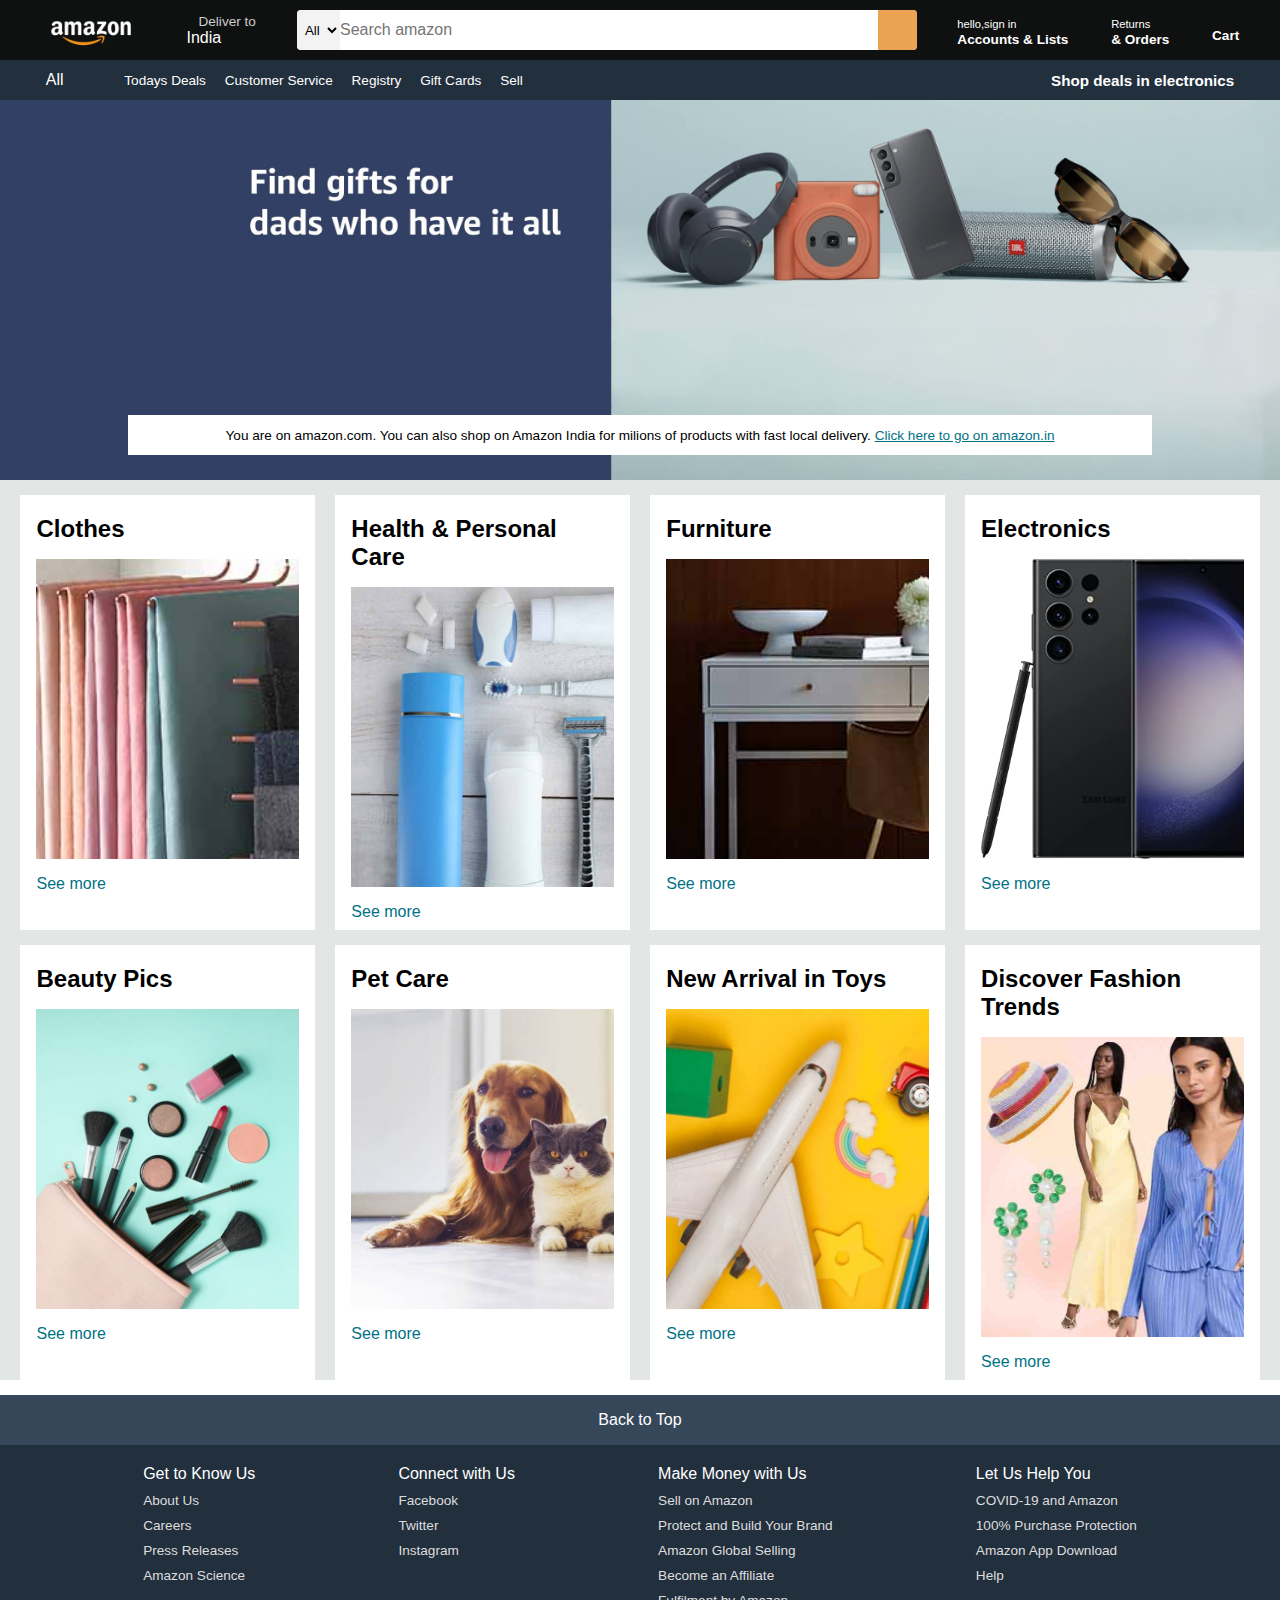
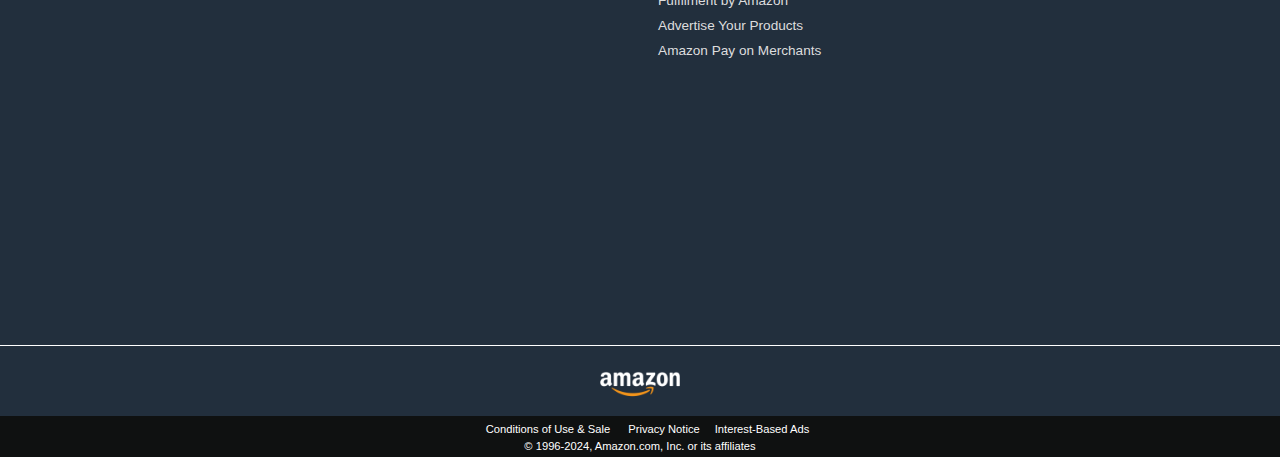
<file: html css projects/amazon clone/index.html>
<!DOCTYPE html>
<html lang="en">
  <head>
    <meta charset="UTF-8" />
    <meta name="viewport" content="width=device-width, initial-scale=1.0" />
    <title>amazon</title>
    <link
      rel="stylesheet"
      href="https://cdnjs.cloudflare.com/ajax/libs/font-awesome/6.5.2/css/all.min.css"
      integrity="sha512-SnH5WK+bZxgPHs44uWIX+LLJAJ9/2PkPKZ5QiAj6Ta86w+fsb2TkcmfRyVX3pBnMFcV7oQPJkl9QevSCWr3W6A=="
      crossorigin="anonymous"
      referrerpolicy="no-referrer"
    />
    <link rel="stylesheet" href="style.css" />
  </head>
  <body>
    <header>
      <div class="navbar">
        <div class="nav-logo border">
          <div class="logo"></div>
        </div>

        <div class="nav-address border">
          <p class="add-first">Deliver to</p>
          <div class="add-icon">
            <i class="fa-solid fa-location-dot"></i>
            <p class="add-second">India</p>
          </div>
        </div>

        <div class="nav-search">
          <select class="search-select">
            <option value="">All</option>
          </select>
          <input type="text" placeholder="Search amazon" class="search-input" />
          <div class="search-icon">
            <i class="fa-solid fa-magnifying-glass"></i>
          </div>
        </div>

        <div class="nav-signin border">
          <p><span>hello,sign in</span></p>
          <p class="nav-second">Accounts & Lists</p>
        </div>

        <div class="nav-return border">
          <p><span>Returns</span></p>
          <p class="nav-second">& Orders</p>
        </div>

        <div class="nav-cart border">
          <i class="fa-solid fa-cart-shopping"></i>Cart
        </div>
      </div>

      <div class="panel">
        <div class="panel-all"><i class="fa-solid fa-bars"></i>All</div>
        <div class="panel-ops">
          <p>Todays Deals</p>
          <p>Customer Service</p>
          <p>Registry</p>
          <p>Gift Cards</p>
          <p>Sell</p>
        </div>
        <div class="panel-deals">Shop deals in electronics</div>
      </div>
    </header>

    <div class="hero-section">
      <div class="hero-msg">
        <p>
          You are on amazon.com. You can also shop on Amazon India for milions
          of products with fast local delivery.
          <a href="https://www.amazon.in/" target="_blank"
            >Click here to go on amazon.in</a
          >
        </p>
      </div>
    </div>

    <div class="shop-section">
      <div class="box">
        <div class="box-content">
          <h2>Clothes</h2>
          <div
            class="box-img"
            style="background-image: url(./images/box1_image.jpg)"
          ></div>

          <a
            href="https://www.amazon.in/b/?_encoding=UTF8&node=12414705031&pd_rd_w=7jxud&content-id=amzn1.sym.5ee9c7ab-e775-4634-b3ec-0a9536cbf8f8&pf_rd_p=5ee9c7ab-e775-4634-b3ec-0a9536cbf8f8&pf_rd_r=VB2HP370ZV22RNNKMFRX&pd_rd_wg=sswJd&pd_rd_r=ac44eabc-ea24-42a0-84d8-fc437eee4375&ref_=pd_hp_d_atf_unk&discounts-widget=%2522%257B%255C%2522state%255C%2522%253A%257B%255C%2522refinementFilters%255C%2522%253A%257B%257D%257D%252C%255C%2522version%255C%2522%253A1%257D%2522"
            >See more</a
          >
        </div>
      </div>
      <div class="box">
        <div class="box-content">
          <h2>Health & Personal Care</h2>
          <div
            class="box-img"
            style="background-image: url(./images/box2_image.jpg)"
          ></div>

          <a
            href="https://www.amazon.in/b/?_encoding=UTF8&node=12414705031&pd_rd_w=7jxud&content-id=amzn1.sym.5ee9c7ab-e775-4634-b3ec-0a9536cbf8f8&pf_rd_p=5ee9c7ab-e775-4634-b3ec-0a9536cbf8f8&pf_rd_r=VB2HP370ZV22RNNKMFRX&pd_rd_wg=sswJd&pd_rd_r=ac44eabc-ea24-42a0-84d8-fc437eee4375&ref_=pd_hp_d_atf_unk&discounts-widget=%2522%257B%255C%2522state%255C%2522%253A%257B%255C%2522refinementFilters%255C%2522%253A%257B%257D%257D%252C%255C%2522version%255C%2522%253A1%257D%2522"
            >See more</a
          >
        </div>
      </div>
      <div class="box">
        <div class="box-content">
          <h2>Furniture</h2>
          <div
            class="box-img"
            style="background-image: url(./images/box3_image.jpg)"
          ></div>

          <a
            href="https://www.amazon.in/b/?_encoding=UTF8&node=12414705031&pd_rd_w=7jxud&content-id=amzn1.sym.5ee9c7ab-e775-4634-b3ec-0a9536cbf8f8&pf_rd_p=5ee9c7ab-e775-4634-b3ec-0a9536cbf8f8&pf_rd_r=VB2HP370ZV22RNNKMFRX&pd_rd_wg=sswJd&pd_rd_r=ac44eabc-ea24-42a0-84d8-fc437eee4375&ref_=pd_hp_d_atf_unk&discounts-widget=%2522%257B%255C%2522state%255C%2522%253A%257B%255C%2522refinementFilters%255C%2522%253A%257B%257D%257D%252C%255C%2522version%255C%2522%253A1%257D%2522"
            >See more</a
          >
        </div>
      </div>
      <div class="box">
        <div class="box-content">
          <h2>Electronics</h2>
          <div
            class="box-img"
            style="background-image: url(./images/box4_image.jpg)"
          ></div>

          <a
            href="https://www.amazon.in/b/?_encoding=UTF8&node=12414705031&pd_rd_w=7jxud&content-id=amzn1.sym.5ee9c7ab-e775-4634-b3ec-0a9536cbf8f8&pf_rd_p=5ee9c7ab-e775-4634-b3ec-0a9536cbf8f8&pf_rd_r=VB2HP370ZV22RNNKMFRX&pd_rd_wg=sswJd&pd_rd_r=ac44eabc-ea24-42a0-84d8-fc437eee4375&ref_=pd_hp_d_atf_unk&discounts-widget=%2522%257B%255C%2522state%255C%2522%253A%257B%255C%2522refinementFilters%255C%2522%253A%257B%257D%257D%252C%255C%2522version%255C%2522%253A1%257D%2522"
            >See more</a
          >
        </div>
      </div>

      <div class="box">
        <div class="box-content">
          <h2>Beauty Pics</h2>
          <div
            class="box-img"
            style="background-image: url(./images/box5_image.jpg)"
          ></div>

          <a
            href="https://www.amazon.in/b/?_encoding=UTF8&node=12414705031&pd_rd_w=7jxud&content-id=amzn1.sym.5ee9c7ab-e775-4634-b3ec-0a9536cbf8f8&pf_rd_p=5ee9c7ab-e775-4634-b3ec-0a9536cbf8f8&pf_rd_r=VB2HP370ZV22RNNKMFRX&pd_rd_wg=sswJd&pd_rd_r=ac44eabc-ea24-42a0-84d8-fc437eee4375&ref_=pd_hp_d_atf_unk&discounts-widget=%2522%257B%255C%2522state%255C%2522%253A%257B%255C%2522refinementFilters%255C%2522%253A%257B%257D%257D%252C%255C%2522version%255C%2522%253A1%257D%2522"
            >See more</a
          >
        </div>
      </div>
      <div class="box">
        <div class="box-content">
          <h2>Pet Care</h2>
          <div
            class="box-img"
            style="background-image: url(./images/box6_image.jpg)"
          ></div>

          <a
            href="https://www.amazon.in/b/?_encoding=UTF8&node=12414705031&pd_rd_w=7jxud&content-id=amzn1.sym.5ee9c7ab-e775-4634-b3ec-0a9536cbf8f8&pf_rd_p=5ee9c7ab-e775-4634-b3ec-0a9536cbf8f8&pf_rd_r=VB2HP370ZV22RNNKMFRX&pd_rd_wg=sswJd&pd_rd_r=ac44eabc-ea24-42a0-84d8-fc437eee4375&ref_=pd_hp_d_atf_unk&discounts-widget=%2522%257B%255C%2522state%255C%2522%253A%257B%255C%2522refinementFilters%255C%2522%253A%257B%257D%257D%252C%255C%2522version%255C%2522%253A1%257D%2522"
            >See more</a
          >
        </div>
      </div>
      <div class="box">
        <div class="box-content">
          <h2>New Arrival in Toys</h2>
          <div
            class="box-img"
            style="background-image: url(./images/box7_image.jpg)"
          ></div>

          <a
            href="https://www.amazon.in/b/?_encoding=UTF8&node=12414705031&pd_rd_w=7jxud&content-id=amzn1.sym.5ee9c7ab-e775-4634-b3ec-0a9536cbf8f8&pf_rd_p=5ee9c7ab-e775-4634-b3ec-0a9536cbf8f8&pf_rd_r=VB2HP370ZV22RNNKMFRX&pd_rd_wg=sswJd&pd_rd_r=ac44eabc-ea24-42a0-84d8-fc437eee4375&ref_=pd_hp_d_atf_unk&discounts-widget=%2522%257B%255C%2522state%255C%2522%253A%257B%255C%2522refinementFilters%255C%2522%253A%257B%257D%257D%252C%255C%2522version%255C%2522%253A1%257D%2522"
            >See more</a
          >
        </div>
      </div>
      <div class="box">
        <div class="box-content">
          <h2>Discover Fashion Trends</h2>
          <div
            class="box-img"
            style="background-image: url(./images/box8_image.jpg)"
          ></div>

          <a
            href="https://www.amazon.in/b/?_encoding=UTF8&node=12414705031&pd_rd_w=7jxud&content-id=amzn1.sym.5ee9c7ab-e775-4634-b3ec-0a9536cbf8f8&pf_rd_p=5ee9c7ab-e775-4634-b3ec-0a9536cbf8f8&pf_rd_r=VB2HP370ZV22RNNKMFRX&pd_rd_wg=sswJd&pd_rd_r=ac44eabc-ea24-42a0-84d8-fc437eee4375&ref_=pd_hp_d_atf_unk&discounts-widget=%2522%257B%255C%2522state%255C%2522%253A%257B%255C%2522refinementFilters%255C%2522%253A%257B%257D%257D%252C%255C%2522version%255C%2522%253A1%257D%2522"
            >See more</a
          >
        </div>
      </div>
    </div>

    <footer>
      <div class="foot-panel">Back to Top</div>
      <div class="foot-panel2">
        <ul>
          <p>Get to Know Us</p>
          <a
            href="https://www.aboutamazon.in/?utm_source=gateway&utm_medium=footer"
            >About Us </a
          ><a href="https://amazon.jobs/en/">Careers</a
          ><a
            href="https://press.aboutamazon.in/?utm_source=gateway&utm_medium=footer"
            >Press Releases</a
          >
          <a href="https://www.amazon.science/">Amazon Science</a>
        </ul>
        <ul>
          <p>Connect with Us</p>
          <a
            href="https://www.amazon.in/gp/redirect.html/ref=footer_fb?location=http://www.facebook.com/AmazonIN&token=2075D5EAC7BB214089728E2183FD391706D41E94&6"
            >Facebook</a
          ><a
            href="https://www.amazon.in/gp/redirect.html/ref=footer_twitter?location=http://twitter.com/AmazonIN&token=A309DFBFCB1E37A808FF531934855DC817F130B6&6"
            >Twitter</a
          ><a
            href="https://www.amazon.in/gp/redirect.html?location=https://www.instagram.com/amazondotin&token=264882C912E9D005CB1D9B61F12E125D5DF9BFC7&source=standards"
            >Instagram</a
          >
        </ul>
        <ul>
          <p>Make Money with Us</p>
          <a
            href="https://www.amazon.in/b/?node=2838698031&ld=AZINSOANavDesktopFooter_C&ref_=nav_footer_sell_C"
            >Sell on Amazon </a
          ><a
            href="https://brandservices.amazon.in/?ref=AOINABRLGNRFOOT&ld=AOINABRLGNRFOOT"
            >Protect and Build Your Brand</a
          ><a
            href="https://sell.amazon.in/grow-your-business/amazon-global-selling?ld=AZIN_Footer_V1&ref=AZIN_Footer_V1"
            >Amazon Global Selling</a
          >
          <a
            href="https://affiliate-program.amazon.in/?utm_campaign=assocshowcase&utm_medium=footer&utm_source=GW&ref_=footer_assoc"
            >Become an Affiliate</a
          ><a
            href="https://sell.amazon.in/sell-online/fulfillment-by-amazon?ref_=asin_soa_rd&ld=AWRGINFBAfooter"
            >Fulfilment by Amazon</a
          ><a href="https://advertising.amazon.com/en-gb?ref=Amz.in"
            >Advertise Your Products</a
          >
          <a href="https://advertising.amazon.com/en-gb?ref=Amz.in"
            >Amazon Pay on Merchants
          </a>
        </ul>
        <ul>
          <p>Let Us Help You</p>
          <a
            href="https://www.amazon.in/gp/help/customer/display.html?nodeId=GH9DCNZCNBCCNUQC&ref_=footer_covid"
            >COVID-19 and Amazon </a
          ><a
            href="https://www.amazon.in/gp/help/customer/display.html?nodeId=G202034930&ref_=footer_swc"
            >100% Purchase Protection</a
          ><a
            href="https://www.amazon.in/gp/browse.html?node=6967393031&ref_=footer_mobapp"
            >Amazon App Download</a
          >
          <a
            href="https://www.amazon.in/gp/help/customer/display.html?nodeId=G508510&ref_=footer_gw_m_b_he"
            >Help</a
          >
        </ul>
      </div>

      <div class="foot-panel3">
        <div class="logo"></div>
      </div>

      <div class="foot-panel4">
        <div class="pages">
          <a
            href="https://www.amazon.in/gp/help/customer/display.html?nodeId=GLSBYFE9MGKKQXXM&ref_=footer_cou"
            >Conditions of Use & Sale </a
          ><a
            href="https://www.amazon.in/gp/help/customer/display.html?nodeId=GX7NJQ4ZB8MHFRNJ&ref_=footer_privacy"
            >Privacy Notice</a
          ><a
            href="https://www.amazon.in/gp/help/customer/display.html?nodeId=G64JFZVFDY66XG9K&ref_=footer_iba"
            >Interest-Based Ads</a
          >
        </div>

        <div class="copyright">
          © 1996-2024, Amazon.com, Inc. or its affiliates
        </div>
      </div>
    </footer>
  </body>
</html>
</file>
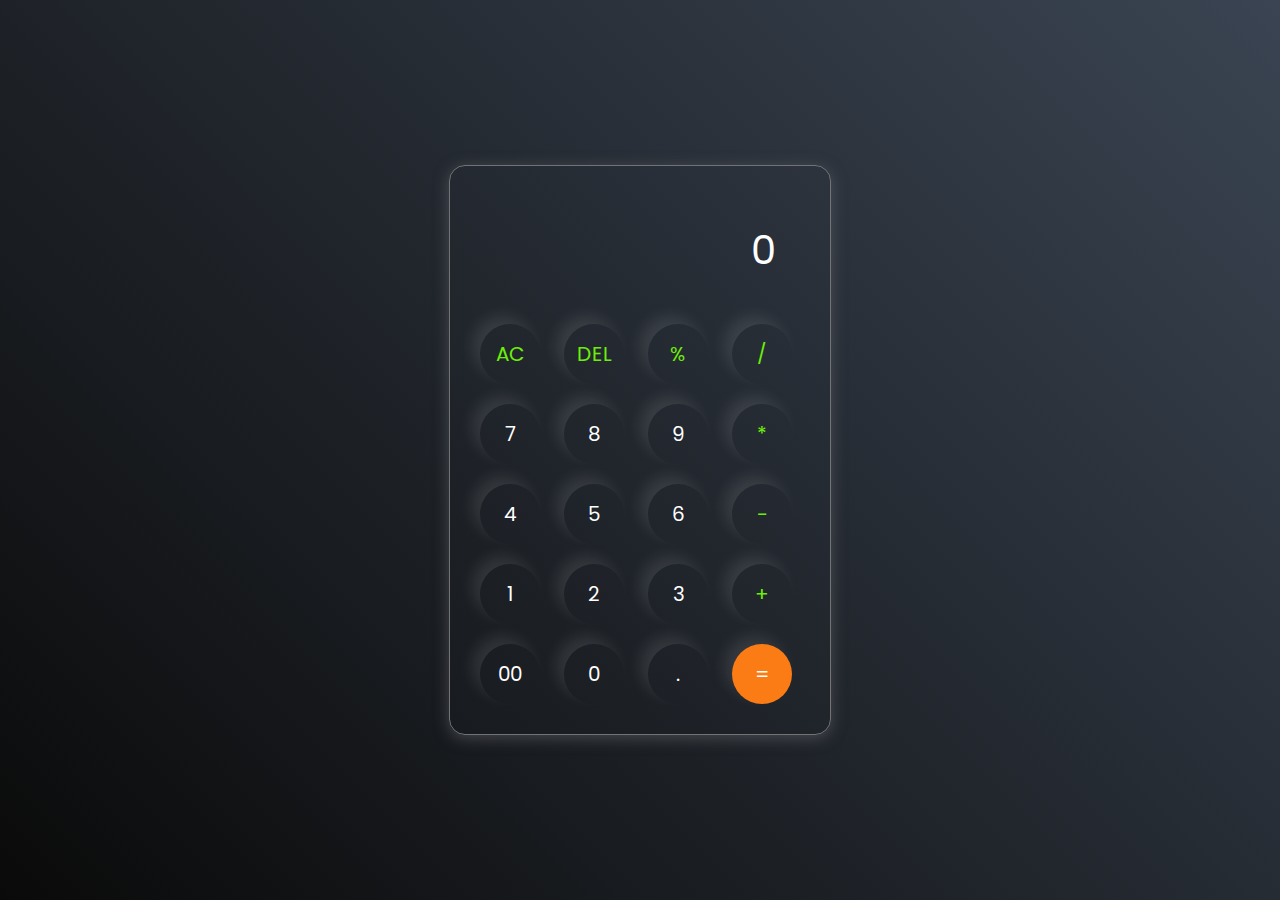
<file: html css projects/calculator/index.html>
<!DOCTYPE html>
<html lang="en">
  <head>
    <meta charset="UTF-8" />
    <meta http-equiv="X-UA-Compatible" content="IE=edge" />
    <meta name="viewport" content="width=device-width, initial-scale=1.0" />
    <link rel="stylesheet" href="style.css" />
    <title>Calculator</title>
  </head>
  <body>
    <div class="container">
      <div class="calculator">
        <input type="text" id="inputBox" placeholder="0" />
        <div>
          <button class="button operator">AC</button>
          <button class="button operator">DEL</button>
          <button class="button operator">%</button>
          <button class="button operator">/</button>
        </div>
        <div>
          <button class="button">7</button>
          <button class="button">8</button>
          <button class="button">9</button>
          <button class="button operator">*</button>
        </div>
        <div>
          <button class="button">4</button>
          <button class="button">5</button>
          <button class="button">6</button>
          <button class="button operator">-</button>
        </div>
        <div>
          <button class="button">1</button>
          <button class="button">2</button>
          <button class="button">3</button>
          <button class="button operator">+</button>
        </div>

        <div>
          <button class="button">00</button>
          <button class="button">0</button>
          <button class="button">.</button>
          <button class="button equalBtn">=</button>
        </div>
      </div>
    </div>

    <script src="script.js"></script>
  </body>
</html>
</file>
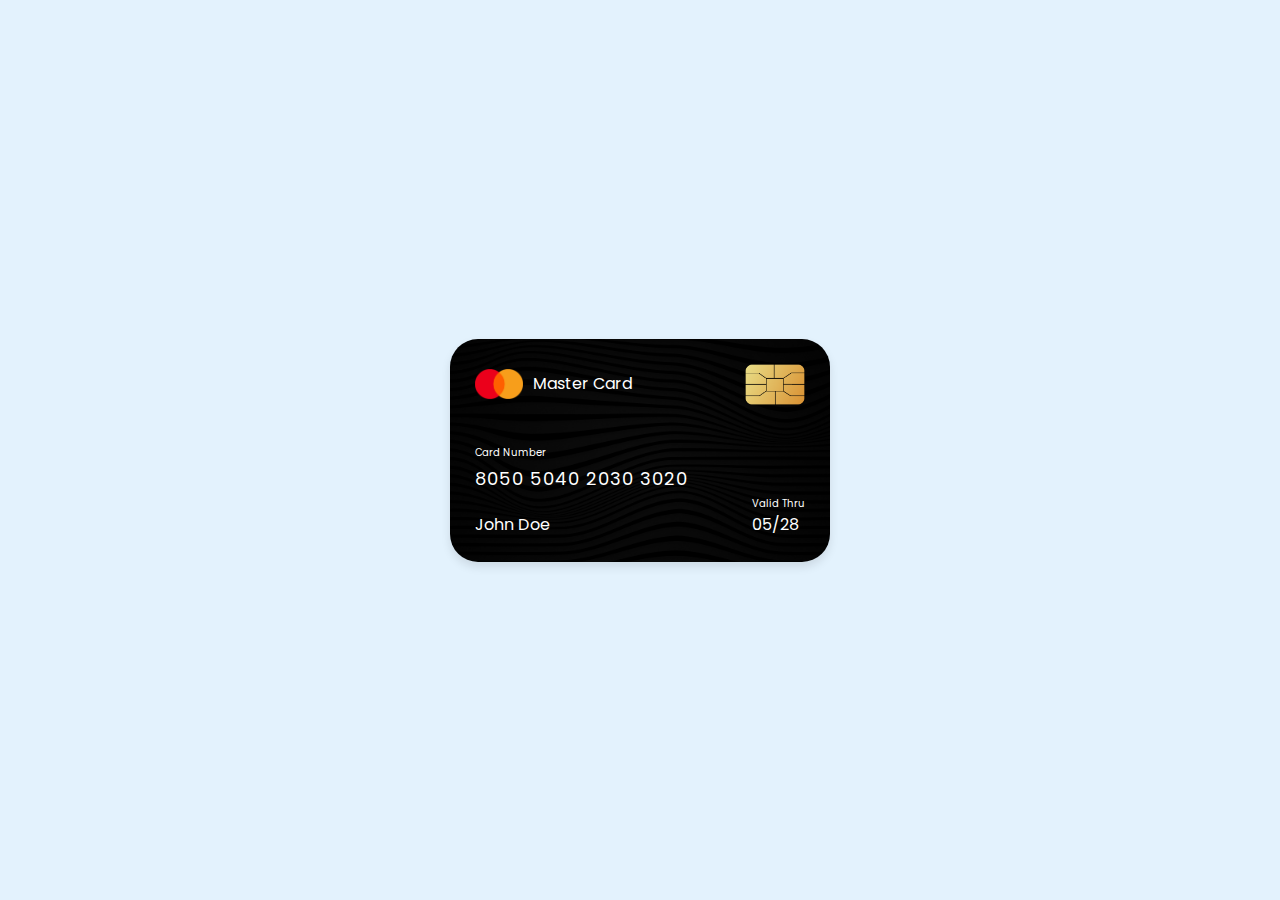
<file: html css projects/credit card/index.html>
<!DOCTYPE html>
<!-- Coding By CodingNepal - codingnepalweb.com -->
<html lang="en">
  <head>
    <meta charset="UTF-8" />
    <meta http-equiv="X-UA-Compatible" content="IE=edge" />
    <meta name="viewport" content="width=device-width, initial-scale=1.0" />
    <title>Credit Card Ui Design</title>
    <link rel="stylesheet" href="style.css" />
  </head>
  <body>
    <div class="container">
      <header>
        <span class="logo">
          <img src="images/logo.png" alt="" />
          <h5>Master Card</h5>
        </span>
        <img src="images/chip.png" alt="" class="chip" />
      </header>

      <div class="card-details">
        <div class="name-number">
          <h6>Card Number</h6>
          <h5 class="number">8050 5040 2030 3020</h5>
          <h5 class="name">John Doe</h5>
        </div>
        <div class="valid-date">
          <h6>Valid Thru</h6>
          <h5>05/28</h5>
        </div>
      </div>
    </div>
  </body>
</html>
</file>
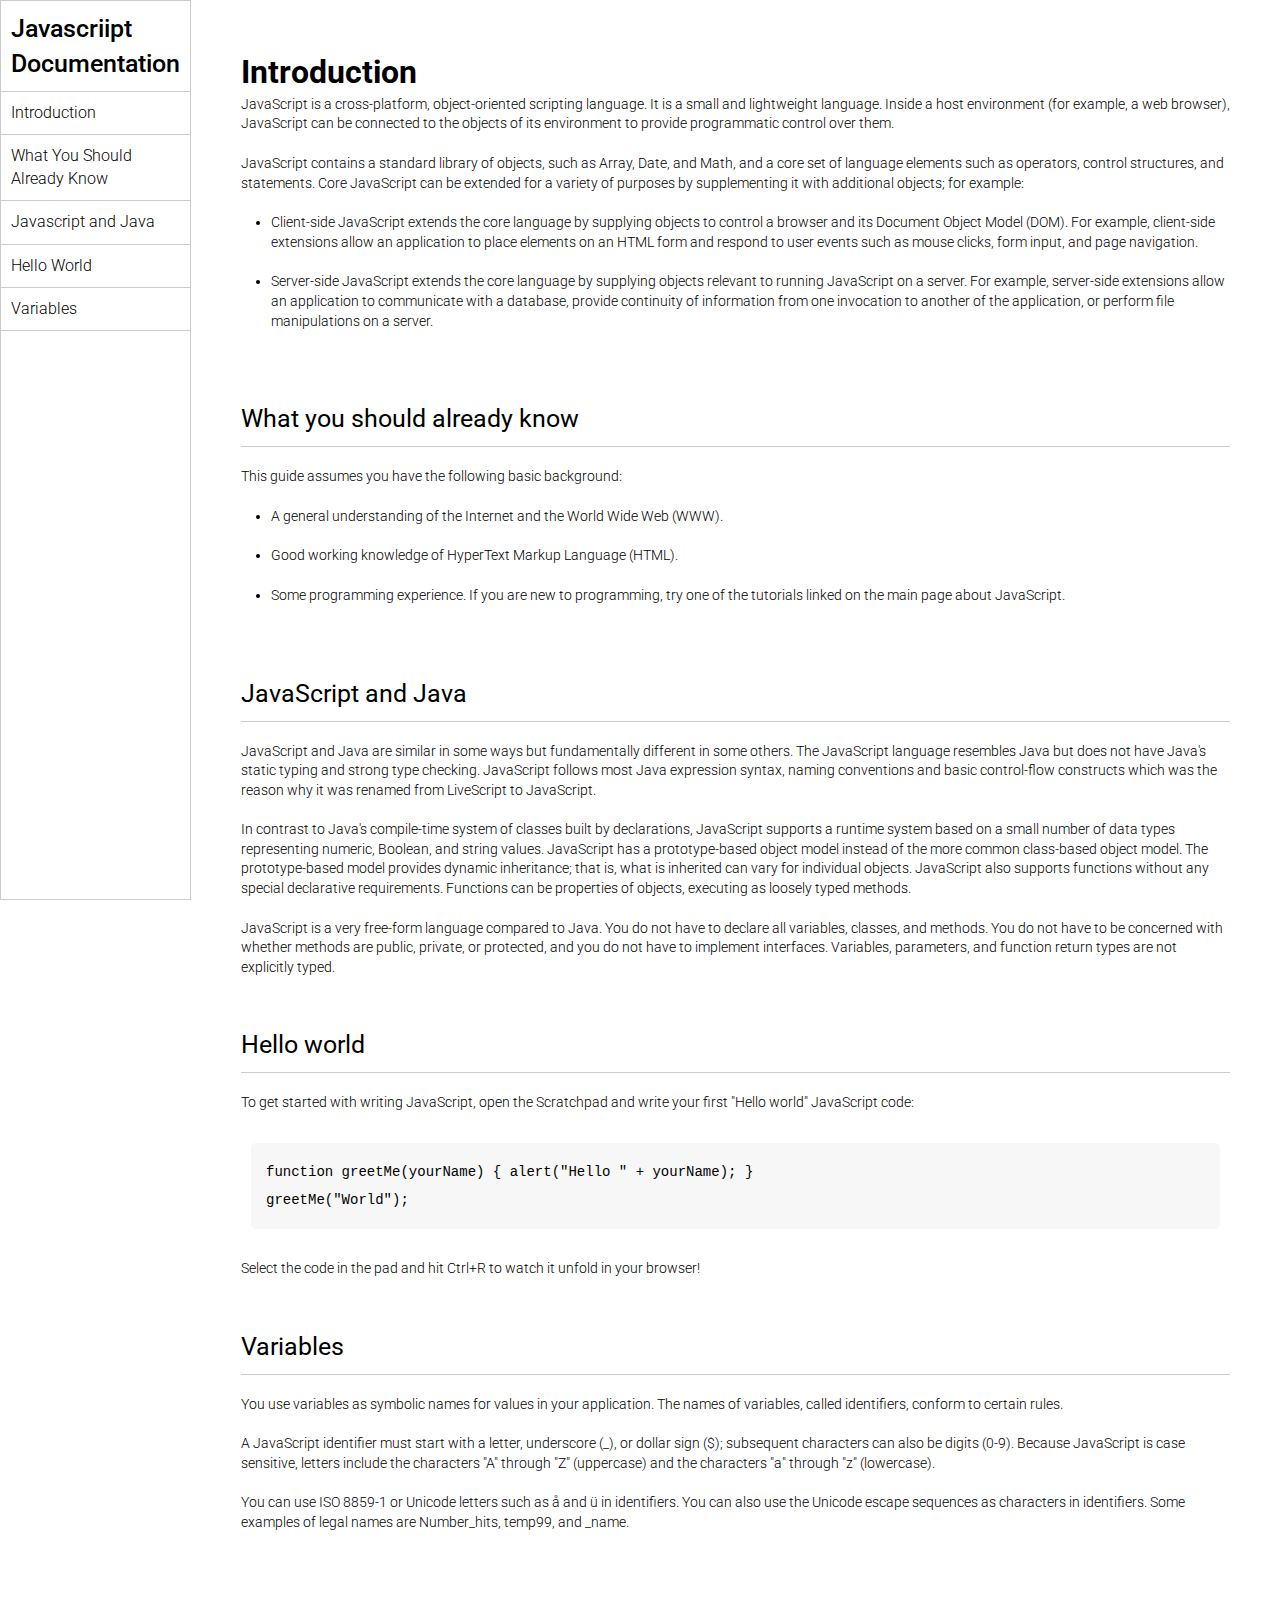
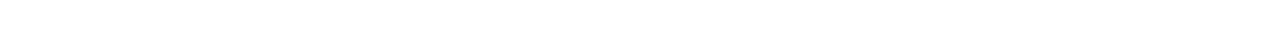
<file: html css projects/documentation website/index.html>
<!DOCTYPE html>
<html lang="en">
  <head>
    <meta charset="UTF-8" />
    <meta name="viewport" content="width=device-width, initial-scale=1.0" />
    <title>Documentation</title>
    <link rel="stylesheet" href="style.css" />
  </head>
  <body>
    <header>
      <nav>
        <h1>Javascriipt Documentation</h1>
        <ul>
          <a href="#introduction"><li>Introduction</li></a>
          <a href="#what_you_should_already know">
            <li>What You Should Already Know</li>
          </a>
          <a href="#javascript _and_java"><li>Javascript and Java</li></a>
          <a href="#hello_world"><li>Hello World</li></a>
          <a href="#variables"><li>Variables</li></a>
        </ul>
      </nav>
    </header>
    <main>
      <section id="introduction">
        <h1>Introduction</h1>
        <article>
          <p>
            JavaScript is a cross-platform, object-oriented scripting language.
            It is a small and lightweight language. Inside a host environment
            (for example, a web browser), JavaScript can be connected to the
            objects of its environment to provide programmatic control over
            them.
          </p>
          <p>
            JavaScript contains a standard library of objects, such as Array,
            Date, and Math, and a core set of language elements such as
            operators, control structures, and statements. Core JavaScript can
            be extended for a variety of purposes by supplementing it with
            additional objects; for example:
          </p>
          <ul>
            <li>
              Client-side JavaScript extends the core language by supplying
              objects to control a browser and its Document Object Model (DOM).
              For example, client-side extensions allow an application to place
              elements on an HTML form and respond to user events such as mouse
              clicks, form input, and page navigation.
            </li>
            <li>
              Server-side JavaScript extends the core language by supplying
              objects relevant to running JavaScript on a server. For example,
              server-side extensions allow an application to communicate with a
              database, provide continuity of information from one invocation to
              another of the application, or perform file manipulations on a
              server.
            </li>
          </ul>
        </article>
      </section>
      <section id="what_you_should_already know">
        <h2>What you should already know</h2>
        <article>
          <p>This guide assumes you have the following basic background:</p>

          <ul>
            <li>
              A general understanding of the Internet and the World Wide Web
              (WWW).
            </li>
            <li>Good working knowledge of HyperText Markup Language (HTML).</li>
            <li>
              Some programming experience. If you are new to programming, try
              one of the tutorials linked on the main page about JavaScript.
            </li>
          </ul>
        </article>
      </section>
      <section id="javascript _and_java">
        <h2>JavaScript and Java</h2>
        <article>
          <p>
            JavaScript and Java are similar in some ways but fundamentally
            different in some others. The JavaScript language resembles Java but
            does not have Java's static typing and strong type checking.
            JavaScript follows most Java expression syntax, naming conventions
            and basic control-flow constructs which was the reason why it was
            renamed from LiveScript to JavaScript.
          </p>

          <p>
            In contrast to Java's compile-time system of classes built by
            declarations, JavaScript supports a runtime system based on a small
            number of data types representing numeric, Boolean, and string
            values. JavaScript has a prototype-based object model instead of the
            more common class-based object model. The prototype-based model
            provides dynamic inheritance; that is, what is inherited can vary
            for individual objects. JavaScript also supports functions without
            any special declarative requirements. Functions can be properties of
            objects, executing as loosely typed methods.
          </p>
          <p>
            JavaScript is a very free-form language compared to Java. You do not
            have to declare all variables, classes, and methods. You do not have
            to be concerned with whether methods are public, private, or
            protected, and you do not have to implement interfaces. Variables,
            parameters, and function return types are not explicitly typed.
          </p>
        </article>
      </section>
      <section id="hello_world">
        <h2>Hello world</h2>
        <article>
          To get started with writing JavaScript, open the Scratchpad and write
          your first "Hello world" JavaScript code:
          <code
            >function greetMe(yourName) { alert("Hello " + yourName); }
            greetMe("World");
          </code>

          Select the code in the pad and hit Ctrl+R to watch it unfold in your
          browser!
        </article>
      </section>
      <section id="variables">
        <h2>Variables</h2>
        <article>
          <p>
            You use variables as symbolic names for values in your application.
            The names of variables, called identifiers, conform to certain
            rules.
          </p>
          <p>
            A JavaScript identifier must start with a letter, underscore (_), or
            dollar sign ($); subsequent characters can also be digits (0-9).
            Because JavaScript is case sensitive, letters include the characters
            "A" through "Z" (uppercase) and the characters "a" through "z"
            (lowercase).
          </p>
          <p>
            You can use ISO 8859-1 or Unicode letters such as å and ü in
            identifiers. You can also use the Unicode escape sequences as
            characters in identifiers. Some examples of legal names are
            Number_hits, temp99, and _name.
          </p>
        </article>
      </section>
    </main>
  </body>
</html>
</file>
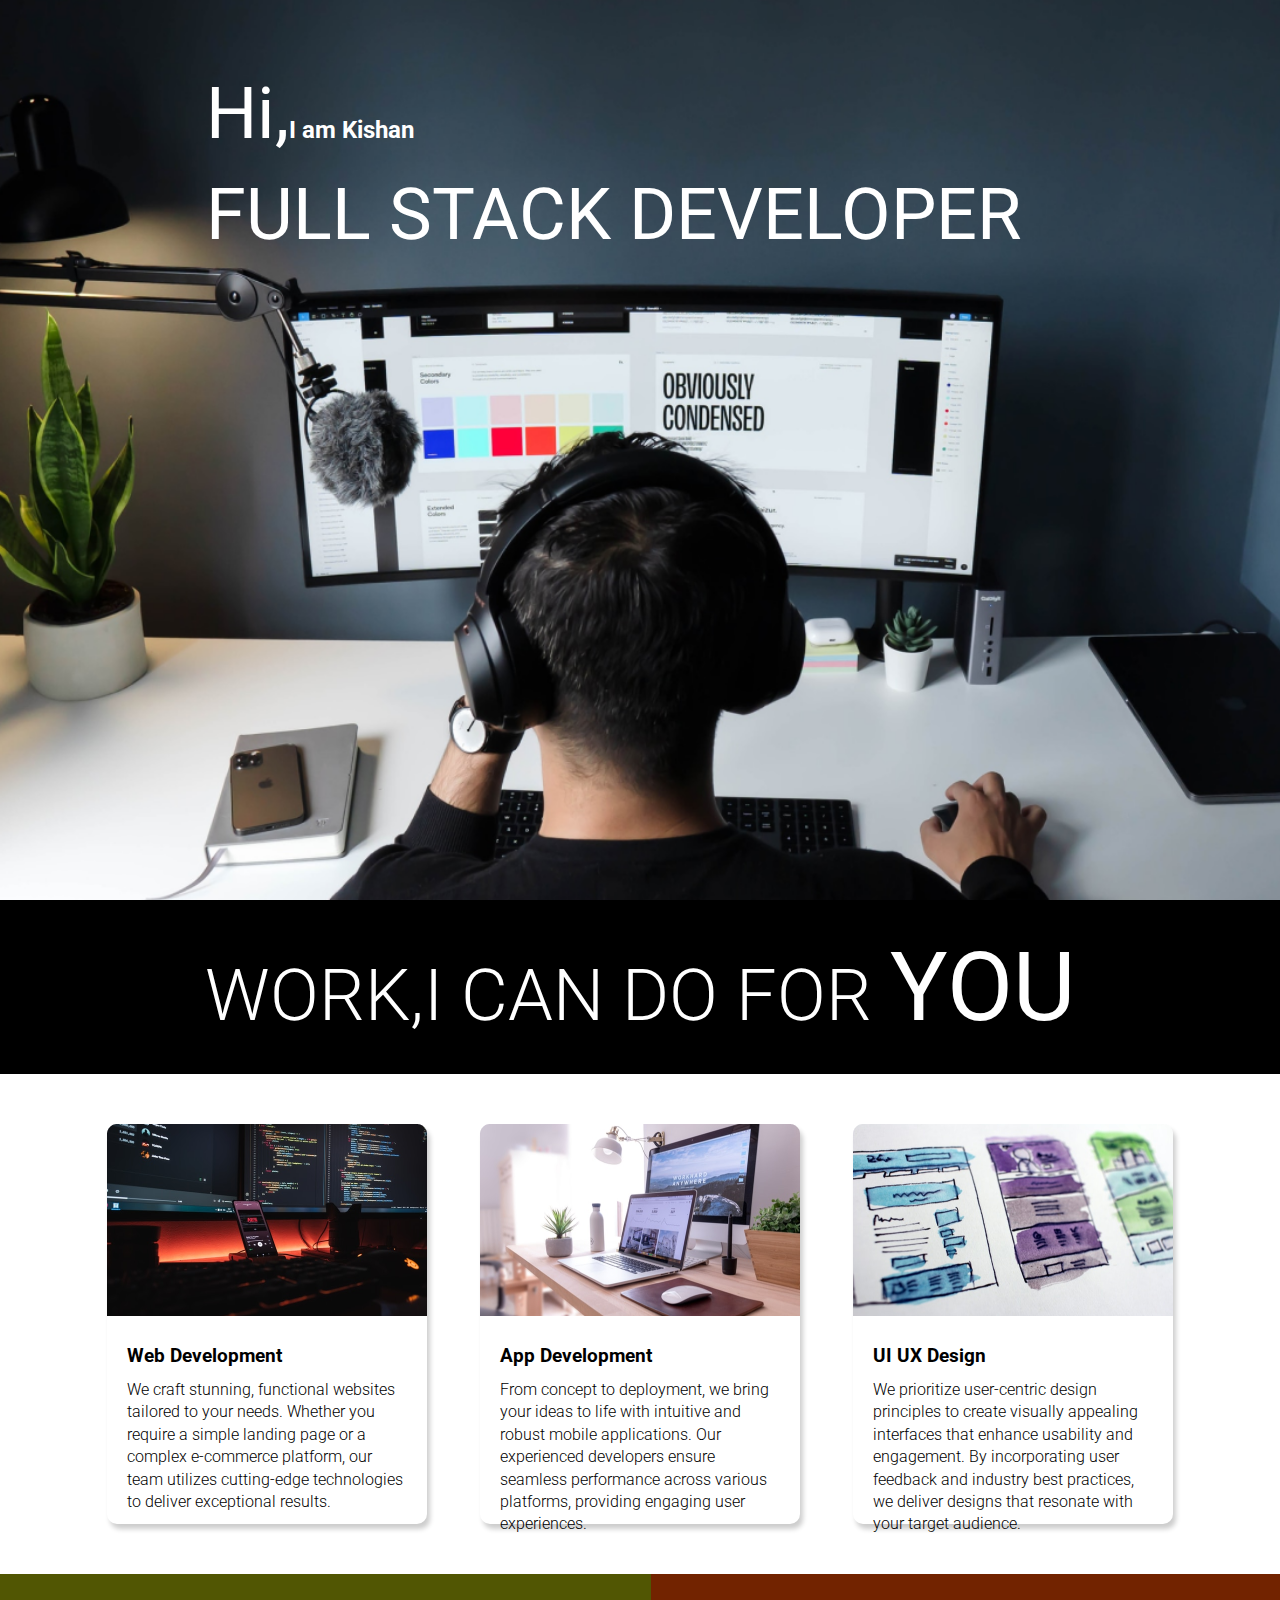
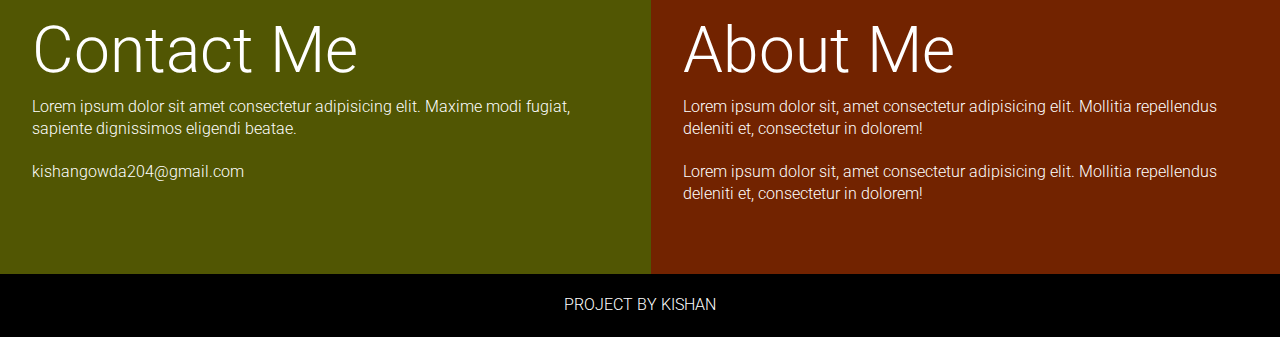
<file: html css projects/landing page website/index.html>
<!DOCTYPE html>
<html lang="en">
  <head>
    <meta charset="UTF-8" />
    <meta name="viewport" content="width=device-width, initial-scale=1.0" />
    <link rel="stylesheet" href="style.css" />
    <title>Developer |Landing Page</title>
  </head>
  <body>
    <section class="hero_section">
      <div class="text_container">
        <h2><span class="lg_text">Hi,</span>I am Kishan</h2>
        <h1 class="lg_text">FULL STACK DEVELOPER</h1>
      </div>
    </section>
    <section class="black_box">
      <h2>WORK,I CAN DO FOR <span>YOU</span></h2>
    </section>
    <section class="work">
      <div class="grid_item">
        <div class="card">
          <div class="image-container">
            <img src="unsplash_6sAl6aQ4OWI.png" alt="web development" />
          </div>
          <div class="card_content">
            <h3>Web Development</h3>
            <p>
              We craft stunning, functional websites tailored to your needs.
              Whether you require a simple landing page or a complex e-commerce
              platform, our team utilizes cutting-edge technologies to deliver
              exceptional results.
            </p>
          </div>
        </div>
      </div>
      <div class="grid_item">
        <div class="card">
          <div class="image-container">
            <img src="unsplash_hGV2TfOh0ns.png" alt="appdevelopment" />
          </div>
          <div class="card_content">
            <h3>App Development</h3>
            <p>
              From concept to deployment, we bring your ideas to life with
              intuitive and robust mobile applications. Our experienced
              developers ensure seamless performance across various platforms,
              providing engaging user experiences.
            </p>
          </div>
        </div>
      </div>
      <div class="grid_item">
        <div class="card">
          <div class="image-container">
            <img src="unsplash_tZc3vjPCk-Q.png" alt="ui ux design" />
          </div>
          <div class="card_content">
            <h3>UI UX Design</h3>
            <p>
              We prioritize user-centric design principles to create visually
              appealing interfaces that enhance usability and engagement. By
              incorporating user feedback and industry best practices, we
              deliver designs that resonate with your target audience.
            </p>
          </div>
        </div>
      </div>
    </section>
    <section class="bottom_section">
      <div class="contact">
        <h2>Contact Me</h2>
        <p>
          Lorem ipsum dolor sit amet consectetur adipisicing elit. Maxime modi
          fugiat, sapiente dignissimos eligendi beatae.
        </p>
        <p>kishangowda204@gmail.com</p>
      </div>
      <div class="about">
        <h2>About Me</h2>
        <p>
          Lorem ipsum dolor sit, amet consectetur adipisicing elit. Mollitia
          repellendus deleniti et, consectetur in dolorem!
        </p>
        <p>
          Lorem ipsum dolor sit, amet consectetur adipisicing elit. Mollitia
          repellendus deleniti et, consectetur in dolorem!
        </p>
      </div>
    </section>
    <footer>project by kishan</footer>
  </body>
</html>
</file>
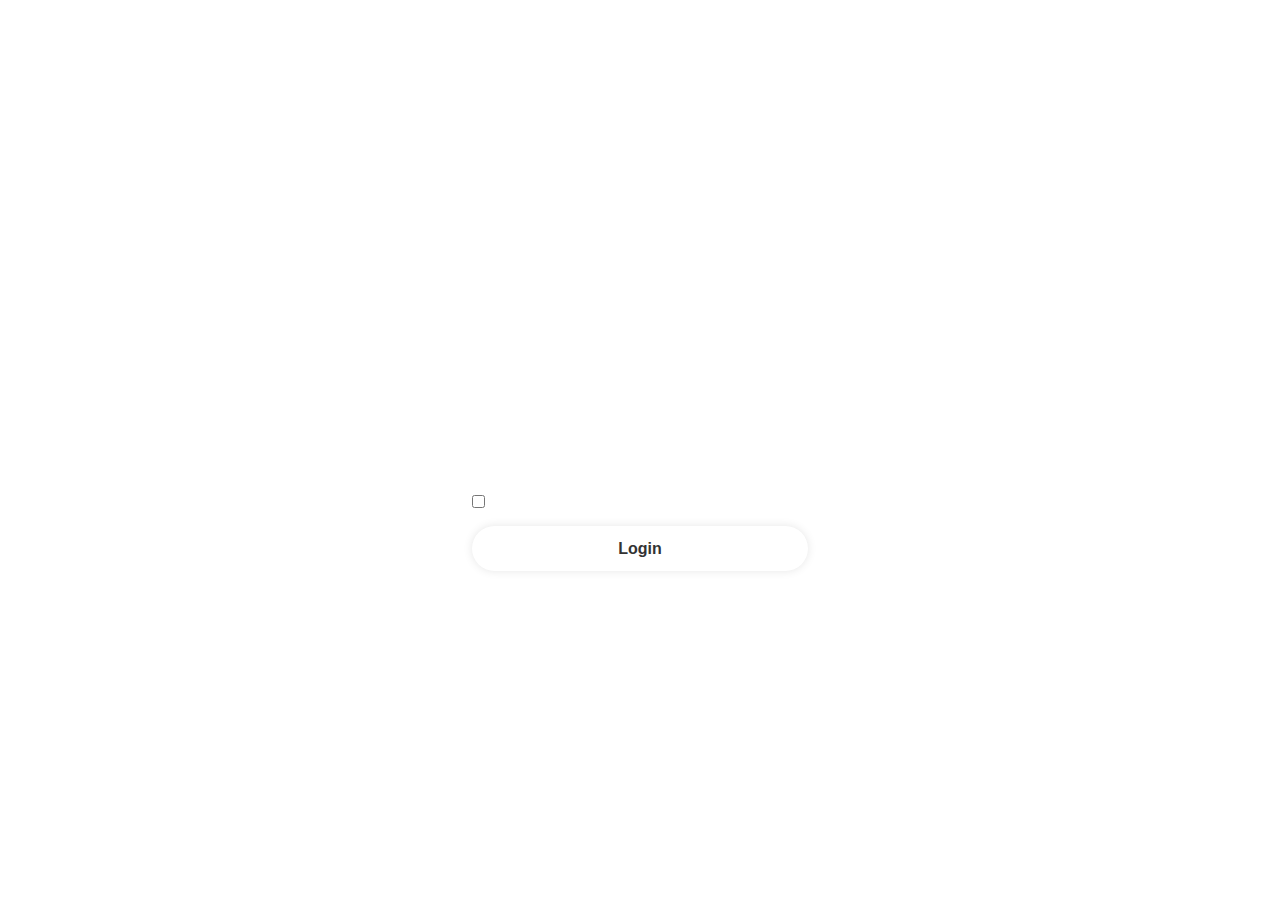
<file: html css projects/Login form/index.html>
<!DOCTYPE html>
<html lang="en">
  <head>
    <meta charset="UTF-8" />
    <meta name="viewport" content="width=device-width, initial-scale=1.0" />
    <title>Document</title>
    <link rel="stylesheet" href="style.css" />
    <link
      rel="stylesheet"
      href="https://cdnjs.cloudflare.com/ajax/libs/font-awesome/6.5.2/css/all.min.css"
      integrity="sha512-SnH5WK+bZxgPHs44uWIX+LLJAJ9/2PkPKZ5QiAj6Ta86w+fsb2TkcmfRyVX3pBnMFcV7oQPJkl9QevSCWr3W6A=="
      crossorigin="anonymous"
      referrerpolicy="no-referrer"
    />
  </head>
  <body>
    <div class="wrapper">
      <form action="">
        <h1>Login</h1>
        <div class="input-box">
          <input type="text" placeholder="Username" required />
          <i class="fa-solid fa-user"></i>
        </div>
        <div class="input-box">
          <input type="password" placeholder="Password" required />
          <i class="fa-solid fa-lock"></i>
        </div>
        <div class="remember-forgot">
          <label><input type="checkbox" />Remember Me </label>
          <a href="#">Forgot Password</a>
        </div>
        <button type="submit" class="btn">Login</button>
        <div class="register-link">
          <p>Dont have an account? <a href="#">Register</a></p>
        </div>
      </form>
    </div>
  </body>
</html>
</file>
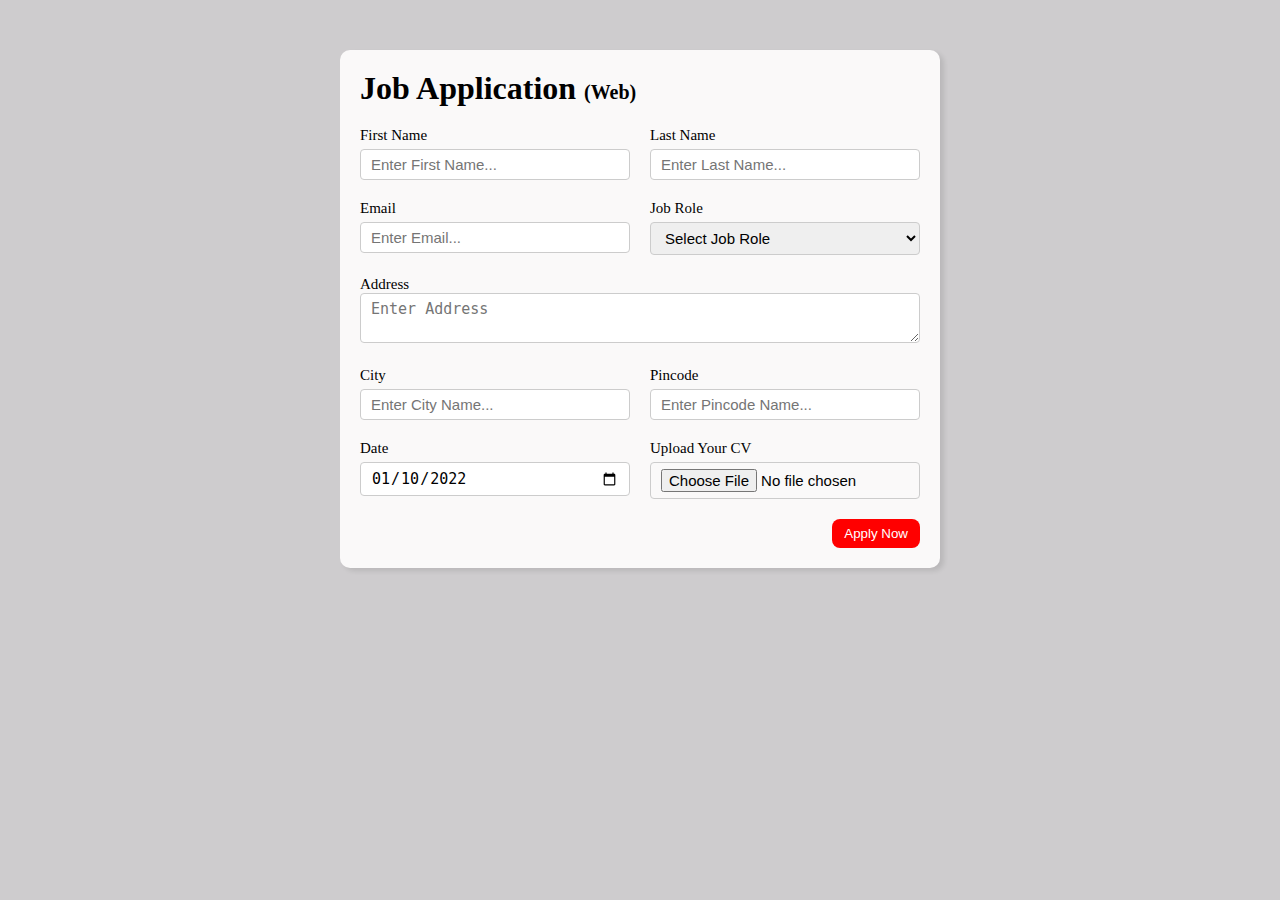
<file: html css projects/login page/index.html>
<!DOCTYPE html>
<html lang="en">
  <head>
    <meta charset="UTF-8" />
    <meta http-equiv="X-UA-Compatible" content="IE=edge" />
    <meta name="viewport" content="width=device-width, initial-scale=1.0" />
    <title>Job Application Form</title>
    <link rel="stylesheet" href="style.css" />
  </head>
  <body>
    <div class="container">
      <div class="apply_box">
        <h1>
          Job Application
          <span class="title_small">(Web)</span>
        </h1>
        <form action="">
          <div class="form_container">
            <div class="form_control">
              <label for="first_name"> First Name </label>
              <input
                id="first_name"
                name="first_name"
                placeholder="Enter First Name..."
              />
            </div>
            <div class="form_control">
              <label for="last_name"> Last Name </label>
              <input
                id="last_name"
                name="last_name"
                placeholder="Enter Last Name..."
              />
            </div>
            <div class="form_control">
              <label for="email"> Email </label>
              <input
                type="email"
                id="email"
                name="email"
                placeholder="Enter Email..."
              />
            </div>
            <div class="form_control">
              <label for="job_role"> Job Role </label>
              <select id="job_role" name="job_role">
                <option value="">Select Job Role</option>
                <option value="frontend">Frontend Developer</option>
                <option value="backend">Backend Developer</option>
                <option value="full_stack">Full Stack Developer</option>
                <option value="ui_ux">UI UX Designer</option>
              </select>
            </div>
            <div class="textarea_control">
              <label for="address"> Address </label>
              <textarea
                id="address"
                name="address"
                row="4"
                cols="50"
                placeholder="Enter Address"
              ></textarea>
            </div>
            <div class="form_control">
              <label for="city"> City </label>
              <input id="city" name="city" placeholder="Enter City Name..." />
            </div>
            <div class="form_control">
              <label for="pincode"> Pincode </label>
              <input
                type="number"
                id="pincode"
                name="pincode"
                placeholder="Enter Pincode Name..."
              />
            </div>
            <div class="form_control">
              <label for="date"> Date </label>
              <input value="2022-01-10" type="date" id="date" name="date" />
            </div>
            <div class="form_control">
              <label for="upload"> Upload Your CV </label>
              <input type="file" id="upload" name="upload" />
            </div>
          </div>
          <div class="button_container">
            <button type="submit">Apply Now</button>
          </div>
        </form>
      </div>
    </div>
  </body>
</html>
</file>
<file: html css projects/amazon clone/style.css>
* {
  margin: 0;
  padding: 0;
  font-family: Arial;
  border: border-box;
}

.navbar {
  height: 60px;
  background-color: #0f1111;
  color: white;
  display: flex;
  align-items: center;
  justify-content: space-evenly;
}

.nav-logo {
  height: 50px;
  width: 100px;
}

.logo {
  background-image: url(./images/amazon_logo.png);
  background-size: cover;
  height: 50px;
  width: 100px;
}

.border {
  border: 2px solid transparent;
}
.border:hover {
  border: 1px solid white;
}

/* box2 */

.add-first {
  color: #cccccc;
  font-size: 0.85rem;
  margin-left: 15px;
}

.add-second {
  font-size: 1rem;
  margin-left: 3px;
}

.add-icon {
  display: flex;
  align-items: center;
}

/* box3 */
.nav-search {
  display: flex;
  justify-content: space-evenly;
  background-color: pink;
  width: 620px;
  height: 40px;
  border-radius: 4px;
}

.search-select {
  background-color: #f3f3f3;
  width: 50px;
  text-align: center;
  border-top-left-radius: 4px;
  border-bottom-left-radius: 4px;
  border: none;
}

.search-input {
  width: 100%;
  font-size: 1rem;
  border: none;
}

.search-icon {
  width: 45px;
  display: flex;
  justify-content: center;
  align-items: center;
  font-size: 1rem;
  background-color: rgba(234, 161, 77, 0.955);
  border-top-right-radius: 4px;
  border-bottom-right-radius: 4px;
  color: #0f1111;
}
.nav-search:hover {
  border: 2px solid orange;
}

/*box4*/

.nav-signin {
}

span {
  font-size: 0.7rem;
}

.nav-second {
  font-size: 0.85rem;
  font-weight: 700;
}

/* box6*/
.nav-cart i {
  font-size: 30px;
}

.nav-cart {
  font-size: 0.85rem;
  font-weight: 700;
}

/* panel */
.panel {
  height: 40px;
  background-color: #222f3d;
  display: flex;
  color: white;
  align-items: center;
  justify-content: space-evenly;
}

.panel-ops p {
  display: inline;
  margin-left: 15px;
}

.panel-ops {
  width: 70%;
  font-size: 0.85rem;
}
.panel-deals {
  font-size: 0.95rem;
  font-weight: 700;
}

/* hero section */
.hero-section {
  background-image: url(./images/hero_image.jpg);
  height: 380px;
  background-size: cover;
  display: flex;
  justify-content: center;
  align-items: end;
}

.hero-msg {
  background-color: white;
  color: black;
  height: 40px;
  display: flex;
  align-items: center;
  justify-content: center;
  font-size: 0.85rem;
  width: 80%;
  margin-bottom: 25px;
}

.hero-msg a {
  color: #007185;
}

/* shop section*/

.shop-section {
  display: flex;
  flex-wrap: wrap;
  justify-content: space-evenly;
  background-color: #e2e7e6;
}

.box {
  height: 400px;

  width: 23%;
  background-color: white;
  padding: 20px 0px 15px;
  margin-top: 15px;
}

.box-img {
  height: 300px;
  background-size: cover;

  margin-top: 1rem;
  margin-bottom: 1rem;
}

.box-content {
  margin-left: 1rem;
  margin-right: 1rem;
}

.box-content a {
  color: #007185;
  text-decoration: none;
}

/* footer*/
footer {
  margin-top: 15px;
}

.foot-panel {
  background-color: #37475a;
  color: white;
  height: 50px;
  display: flex;
  justify-content: center;
  align-items: center;
  font-size: 1rem;
}

.foot-panel2 {
  background-color: #222f3d;
  color: white;
  height: 500px;
  display: flex;
  justify-content: space-evenly;
}

ul {
  margin-top: 20px;
}
ul a {
  display: block;
  color: #dddddd;
  text-decoration: none;
  font-size: 0.85rem;
  margin-top: 10px;
}

.foot-panel3 {
  background-color: #222f3d;
  color: white;
  border-top: 0.5px solid white;
  height: 70px;
  display: flex;
  justify-content: center;
  align-items: center;
}

.logo {
  background-image: url(./images/amazon_logo.png);
  background-size: cover;
  height: 50px;
  width: 100px;
}

.foot-panel4 {
  background-color: #0f1111;
  color: white;
  font-size: 0.7rem;
  text-align: center;
}

.pages {
  padding-top: 7px;
}

.pages a {
  text-decoration: none;
  color: white;
  padding-left: 15px;
}

.copyright {
  padding-top: 5px;
  padding-bottom: 5px;
}
</file>
<file: html css projects/calculator/style.css>
@import url("https://fonts.googleapis.com/css2?family=Poppins:wght@500&display=swap");

* {
  margin: 0;
  padding: 0;
  box-sizing: border-box;
  font-family: "Poppins", sans-serif;
}

body {
  width: 100%;
  height: 100vh;
  display: flex;
  justify-content: center;
  align-items: center;
  background: linear-gradient(45deg, #0a0a0a, #3a4452);
}

.calculator {
  border: 1px solid #717377;
  padding: 20px;
  border-radius: 16px;
  background: transparent;
  box-shadow: 0px 3px 15px rgba(113, 115, 119, 0.5);
}

input {
  width: 320px;
  border: none;
  padding: 24px;
  margin: 10px;
  background: transparent;
  box-shadow: 0px 3px 15px rgbs(84, 84, 84, 0.1);
  font-size: 40px;
  text-align: right;
  cursor: pointer;
  color: #ffffff;
}

input::placeholder {
  color: #ffffff;
}

button {
  border: none;
  width: 60px;
  height: 60px;
  margin: 10px;
  border-radius: 50%;
  background: transparent;
  color: #ffffff;
  font-size: 20px;
  box-shadow: -8px -8px 15px rgba(255, 255, 255, 0.1);
  cursor: pointer;
}

.equalBtn {
  background-color: #fb7c14;
}

.operator {
  color: #6dee0a;
}
</file>
<file: html css projects/credit card/style.css>
/* Import Google Font - Poppins */
@import url("https://fonts.googleapis.com/css2?family=Poppins:wght@300;400;500;600&display=swap");

* {
  margin: 0;
  padding: 0;
  box-sizing: border-box;
  font-family: "Poppins", sans-serif;
}
body {
  min-height: 100vh;
  display: flex;
  align-items: center;
  justify-content: center;
  background: #e3f2fd;
}
.container {
  position: relative;
  background-image: url("images/bg.png");
  background-size: cover;
  padding: 25px;
  border-radius: 28px;
  max-width: 380px;
  width: 100%;
  box-shadow: 0 5px 10px rgba(0, 0, 0, 0.1);
}
header,
.logo {
  display: flex;
  align-items: center;
  justify-content: space-between;
}
.logo img {
  width: 48px;
  margin-right: 10px;
}
h5 {
  font-size: 16px;
  font-weight: 400;
  color: #fff;
}
header .chip {
  width: 60px;
}
h6 {
  color: #fff;
  font-size: 10px;
  font-weight: 400;
}
h5.number {
  margin-top: 4px;
  font-size: 18px;
  letter-spacing: 1px;
}
h5.name {
  margin-top: 20px;
}
.container .card-details {
  margin-top: 40px;
  display: flex;
  justify-content: space-between;
  align-items: flex-end;
}
</file>
<file: html css projects/documentation website/style.css>
@import url("https://fonts.googleapis.com/css2?family=Roboto:ital,wght@0,100;0,300;0,500;0,700;0,900;1,100;1,300;1,400;1,500;1,700;1,900&display=swap");

* {
  margin: 0;
  padding: 0;
  box-sizing: border-box;
}

html,
body {
  font-family: "Roboto", sans-serif;
  font-weight: 300;
  line-height: 1.4;
  scroll-behavior: smooth;
}

a {
  text-decoration: none;
}

body {
  display: flex;
}
header {
  border: 1px solid #ccc;
  height: 100vh;
}

nav h1 {
  font-size: 25px;
  font-weight: 500;
  padding: 10px;
  border-bottom: 1px solid #ccc;
}
nav ul {
  list-style: none;
}

nav ul li {
  border-bottom: 1px solid #ccc;
  padding: 10px;
  color: black;
}

nav ul li:hover {
  background-color: #ccc;
  transition: 0.3s ease-in-out;
}
/* main section */
main {
  padding: 50px;
  max-width: 1200px;
}

section {
  margin-bottom: 50px;
}
section article {
  font-size: 14px;
  display: flex;
  flex-direction: column;
  gap: 20px;
}
section h2 {
  padding-bottom: 10px;
  font-weight: 400;
  font-size: 25px;
  border-bottom: 1px solid #ccc;
  margin-bottom: 20px;
}

section article ul {
  margin-left: 30px;
}
section article ul li {
  margin-bottom: 20px;
}

code {
  white-space: pre-line;
  line-height: 2;
  background-color: #f7f7f7;
  padding: 15px;
  margin: 10px;
  border-radius: 5px;
}

@media (max-width: 480px) {
  body {
    flex-direction: column;
  }
  header {
    height: 200px;
    overflow: hidden;
    overflow-y: scroll;
  }
}
</file>
<file: html css projects/landing page website/style.css>
@import url("https://fonts.googleapis.com/css2?family=Roboto:ital,wght@0,100;0,300;0,400;0,500;0,700;0,900;1,100;1,300;1,400;1,500;1,700;1,900&display=swap");
* {
  margin: 0;
  padding: 0;
  box-sizing: border-box;
}

html,
body {
  line-height: 1.4;
  font-weight: 300;
  font-family: "Roboto", sans-serif;
}

.hero_section {
  background-image: url(unsplash_pHPzdEHN6Os.png);
  min-height: 100vh;
  background-position: center;
  background-size: cover;
  background-repeat: no-repeat;
}
.text_container {
  color: white;
  max-width: 900px;
  margin: 0 auto;
  padding-top: 64px;
  padding-left: 16px;
}
.lg_text {
  font-size: 72px;
  font-weight: 400;
}
.black_box {
  background-color: #000;
  padding: 20px;
}
.black_box h2 {
  font-size: 72px;
  color: white;
  text-align: center;
  font-weight: 300;
}

.black_box h2 span {
  font-weight: 400;
  font-size: 96px;
}
.work {
  display: grid;
  gap: 20px;
  grid-template-columns: repeat(auto-fit, minmax(320px, 1fr));

  max-width: 1100px;
  margin: 50px auto;
}
.grid_item {
  display: flex;
  justify-content: center;
  align-items: center;
}
.card {
  max-width: 320px;
  height: 400px;
  border-radius: 10px;
  box-shadow: 3px 5px 5px rgba(1, 1, 1, 0.2);
  transition: 0.2s ease-in-out;
}
.card:hover {
  transform: scale(1.04);
  box-shadow: 3px 5px 5px rgba(1, 1, 1, 0.3);
  transition: 0.2s ease-in-out;
}
.card_content {
  padding: 20px;
}
.card_content h3 {
  margin-bottom: 10px;
}
.bottom_section {
  display: flex;
}
.contact {
  background-color: #515603;
}
.about {
  background-color: #722300;
}

.contact,
.about {
  min-height: 300px;
  padding: 32px;
  color: white;
}
.about h2,
.contact h2 {
  font-size: 64px;
  font-weight: 300;
}
.about p,
.contact p {
  margin-bottom: 20px;
}

footer {
  text-align: center;
  text-transform: uppercase;
  background-color: #000;
  padding: 20px;
  color: white;
}
@media (max-width: 786px) {
  .hero_section {
    min-height: 50vh;
  }
  .text_container {
    padding: 10px 0;
    text-align: center;
  }
  .lg_text {
    font-size: 32px;
  }
  .black_box h2 {
    font-size: 24px;
  }
  .black_box h2 span {
    font-weight: 400;
    font-size: 32px;
  }
  .bottom_section {
    flex-direction: column;
  }
  h1 {
    font-size: 32px;
  }
  .about h2,
  .contact h2 {
    font-size: 32px;
  }
}
</file>
<file: html css projects/Login form/style.css>
* {
  margin: 0;
  padding: 0;
  box-sizing: border-box;
  font-family: "Poppins", sans-serif;
}

body {
  display: flex;
  justify-content: center;
  align-items: center;
  min-height: 100vh;
  background: url(https://images.pexels.com/photos/1072179/pexels-photo-1072179.jpeg?auto=compress&cs=tinysrgb&w=600)
    no-repeat;
  background-size: cover;
  background-position: center;
}

.wrapper {
  width: 420px;
  background: transparent;
  border: 2px solid rgba(255, 255, 255, 0.2);
  color: #fff;
  border-radius: 12px;
  padding: 30px 40px;
}

.wrapper h1 {
  font-size: 36px;
  text-align: center;
}

.wrapper .input-box {
  position: relative;
  width: 100%;
  height: 50px;

  margin: 30px 0;
}

.input-box input {
  width: 100%;
  height: 100%;
  background: transparent;
  border: none;
  outline: none;
  border: 2px solid rgba(255, 255, 255, 0.2);
  border-radius: 40px;
  font-size: 16px;
  color: white;
  padding: 20px 45px 20px 20px;
}

.input-box input::placeholder {
  color: white;
}

.input-box i {
  position: absolute;
  right: 20px;
  top: 30%;
  transform: translate(-50%);
  font-size: 20px;
}
.wrapper .remember-forgot {
  display: flex;
  justify-content: space-between;
  font-size: 14.5px;
  margin: -15px 0 15px;
}
.remember-forgot label input {
  accent-color: #fff;
  margin-right: 3px;
}

.remember-forgot a {
  color: #fff;
  text-decoration: none;
}

.remember-forgot a:hover {
  text-decoration: underline;
}

.wrapper .btn {
  width: 100%;
  height: 45px;
  border: none;
  background-color: #fff;
  outline: none;
  border-radius: 40px;
  box-shadow: 0 0 10px rgba(0, 0, 0, 0.1);
  cursor: pointer;
  font-size: 16px;
  color: #333;
  font-weight: 600;
}

.register-link {
  font-size: 14.5px;
  text-align: center;
  margin: 20px 0 15px;
}
.register-link p a {
  color: #fff;
  text-decoration: none;
  font-weight: 600;
}
.register-link p a:hover {
  text-decoration: underline;
}
</file>
<file: html css projects/login page/style.css>
* {
  margin: 0;
  padding: 0;
  box-sizing: border-box;
}

body {
  background-color: #ceccce;
}
.container {
  max-width: 900px;
  margin: 0 auto;
}

.apply_box {
  max-width: 600px;
  padding: 20px;
  background-color: rgb(250, 249, 249);
  margin: 0 auto;
  margin-top: 50px;
  box-shadow: 4px 3px 5px rgba(1, 1, 1, 0.1);
  border-radius: 10px;
}

.title_small {
  font-size: 20px;
}

.form_container {
  margin-top: 20px;
  display: grid;
  grid-template-columns: repeat(auto-fit, minmax(200px, 1fr));
  gap: 20px;
}
.form_control {
  display: flex;
  flex-direction: column;
}

label {
  font-size: 15px;
  margin-bottom: 5px;
}

input,
select,
textarea {
  padding: 6px 10px;
  border: 1px solid #ccc;
  border-radius: 4px;
  font-size: 15px;
}

input:focus {
  outline-color: red;
}

.button_container {
  display: flex;

  justify-content: flex-end;
  margin-top: 20px;
}
button {
  background-color: red;
  border: transparent solid 2px;
  padding: 5px 10px;
  color: white;
  border-radius: 8px;
  transition: 0.3s ease-in;
}
button:hover {
  background-color: #ccc;
  border: 2px solid red;
  color: black;
  transition: 0.3s ease-out;
  cursor: pointer;
}
.textarea_control {
  grid-column: 1 / span 2;
}
.textarea_control textarea {
  width: 100%;
}

@media (max-width: 460px) {
  .textarea_control {
    grid-column: 1 / span 1;
  }
}
</file>
